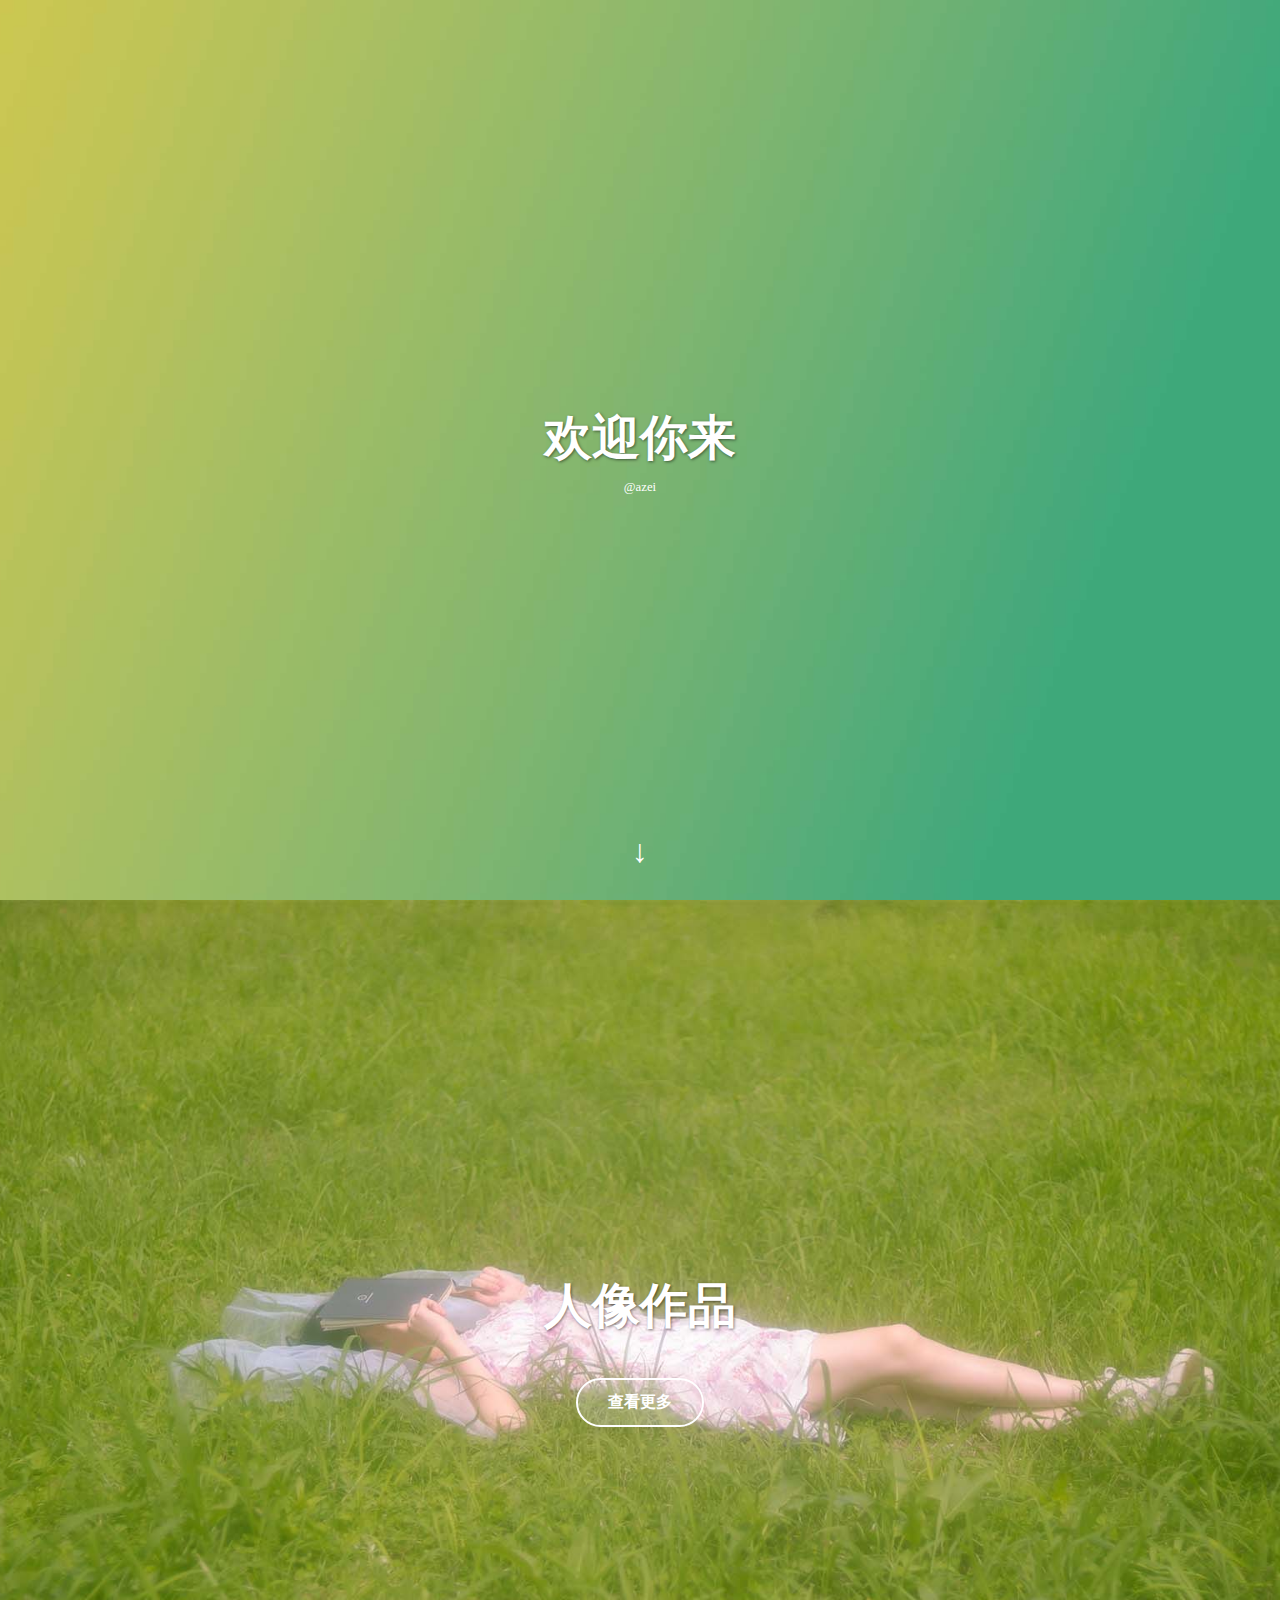
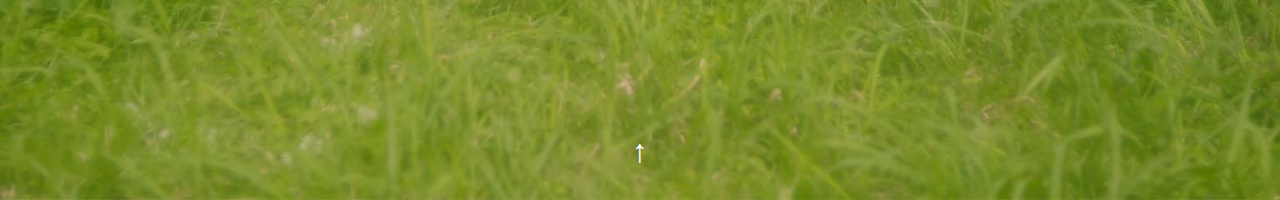
<file: index.html>
<!DOCTYPE html>
<html>
<head>
    <title>azei's portfolio</title>
    <meta charset="UTF-8">
    <meta name="viewport" content="width=device-width, initial-scale=1.0">
    <style>
        /* 全局样式 */
        * {
            margin: 0;
            padding: 0;
            box-sizing: border-box;
            scroll-behavior: smooth;
        }
        
        /* 全屏页面公共样式 */
        .page {
            height: 100vh;
            width: 100%;
            display: flex;
            flex-direction: column;
            justify-content: center;
            align-items: center;
            text-align: center;
            padding: 20px;
            position: relative;
        }

        /* 第一页 */
        #page1 {
            background: #222 url('images/bg.jpg') center/cover no-repeat;
            color: white;
        }
        
        #page1 h1 {
            color: #FFFFFF;
            font-size: 3em;
            margin-bottom: 10px;
            text-shadow: 1px 1px 3px rgba(0,0,0,0.5);
        }
        #page1 .subtitle {
            color: #FFFFFF;
            font-size: 0.8em;
            display: block;
            margin-top: 5px;
        }

        /* 第二页 */
        #page2 {
            background: #333 url('images/bg2.jpg') center/cover no-repeat;
            color: white;
        }
        #page2 h1 {
            color: #FFFFFF;
            font-size: 3em;
            margin-bottom: 10px;
            text-shadow: 1px 1px 3px rgba(0,0,0,0.5);
        }
        #page2 .subtitle {
            color: #FFFFFF;
            font-size: 0.8em;
            display: block;
            margin-top: 5px;
        }

        /* 导航箭头 */
        .down-arrow {
            position: absolute;
            bottom: 30px;
            font-size: 2em;
            color: inherit;
            animation: bounce 2s infinite;
            cursor: pointer;
            text-decoration: none;
        }
        @keyframes bounce {
            0%, 20%, 50%, 80%, 100% {transform: translateY(0);}
            40% {transform: translateY(-20px);}
            60% {transform: translateY(-10px);}
        }

        /* 跳转按钮 */
        .action-btn {
            display: inline-block;
            margin-top: 30px;
            padding: 12px 30px;
            background: rgba(255,255,255,0.2);
            color: white;
            text-decoration: none;
            border-radius: 30px;
            border: 2px solid white;
            font-weight: bold;
            transition: all 0.3s ease;
            cursor: pointer;
        }
        .action-btn:hover {
            background: rgba(255,255,255,0.3);
            transform: translateY(-3px);
        }
    </style>
</head>
<body>
    <!-- 第一页 -->
    <section id="page1" class="page">
        <header>
            <h1>欢迎你来</h1>
            <span class="subtitle">@azei</span>
        </header>
        <a href="#page2" class="down-arrow">↓</a>
    </section>

    <!-- 第二页 -->
    <section id="page2" class="page">
        <header>
            <h1>人像作品</h1>
        </header>
        <a href="portfolio1.html" class="action-btn">查看更多</a>
        <a href="#page1" class="down-arrow">↑</a>
    </section>
</body>
</html>
</file>
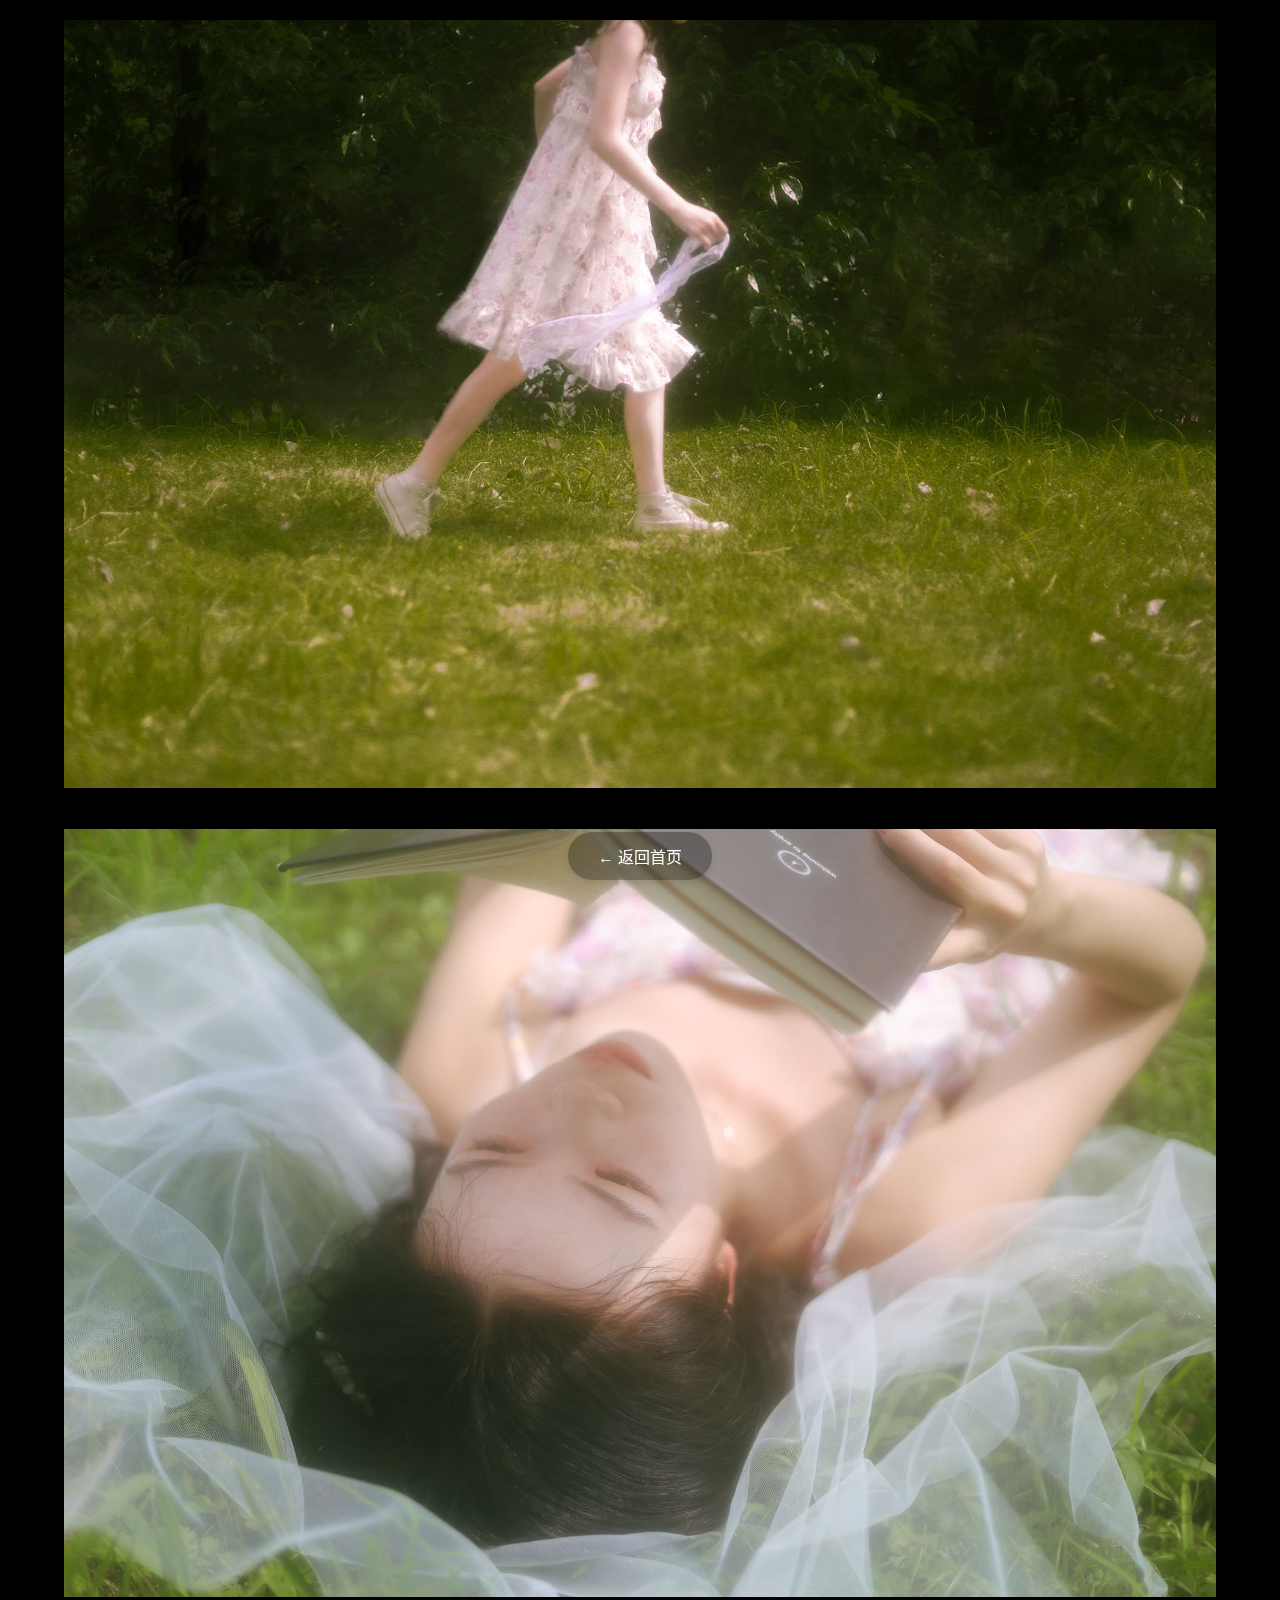
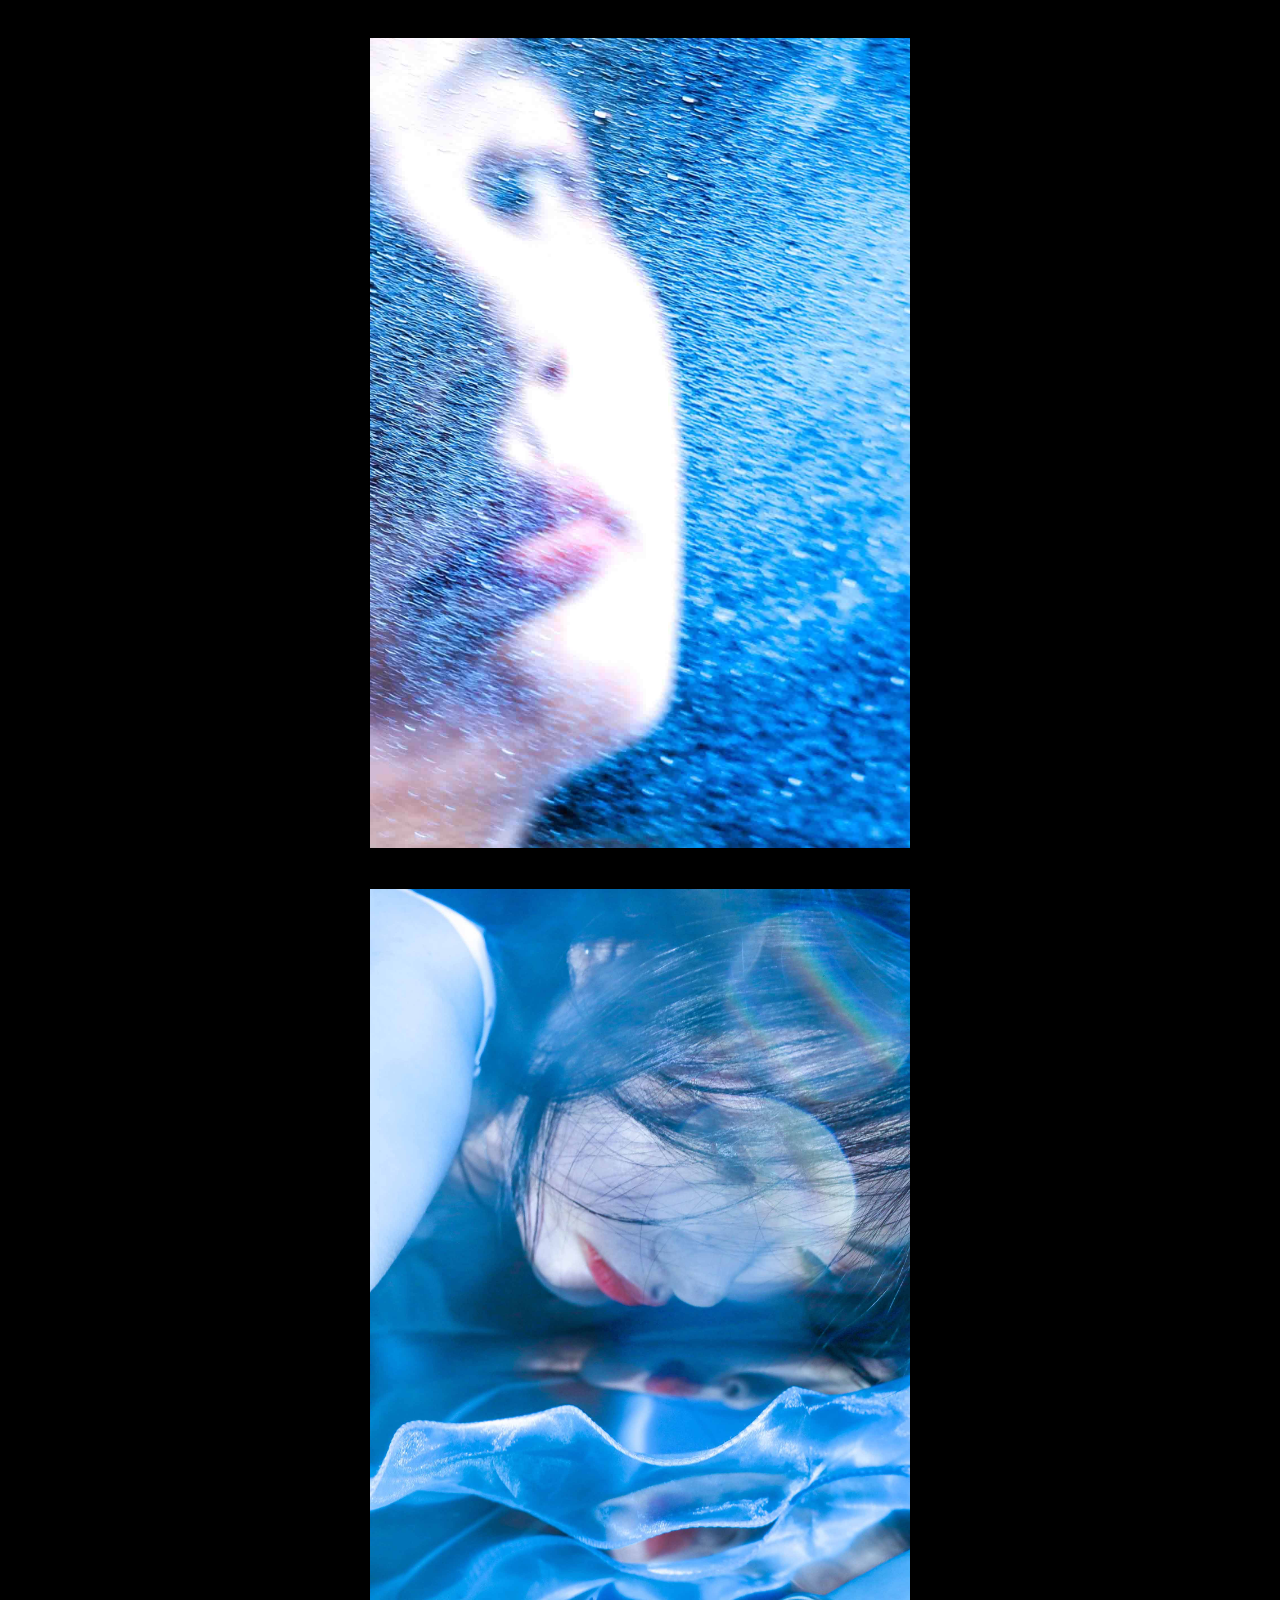
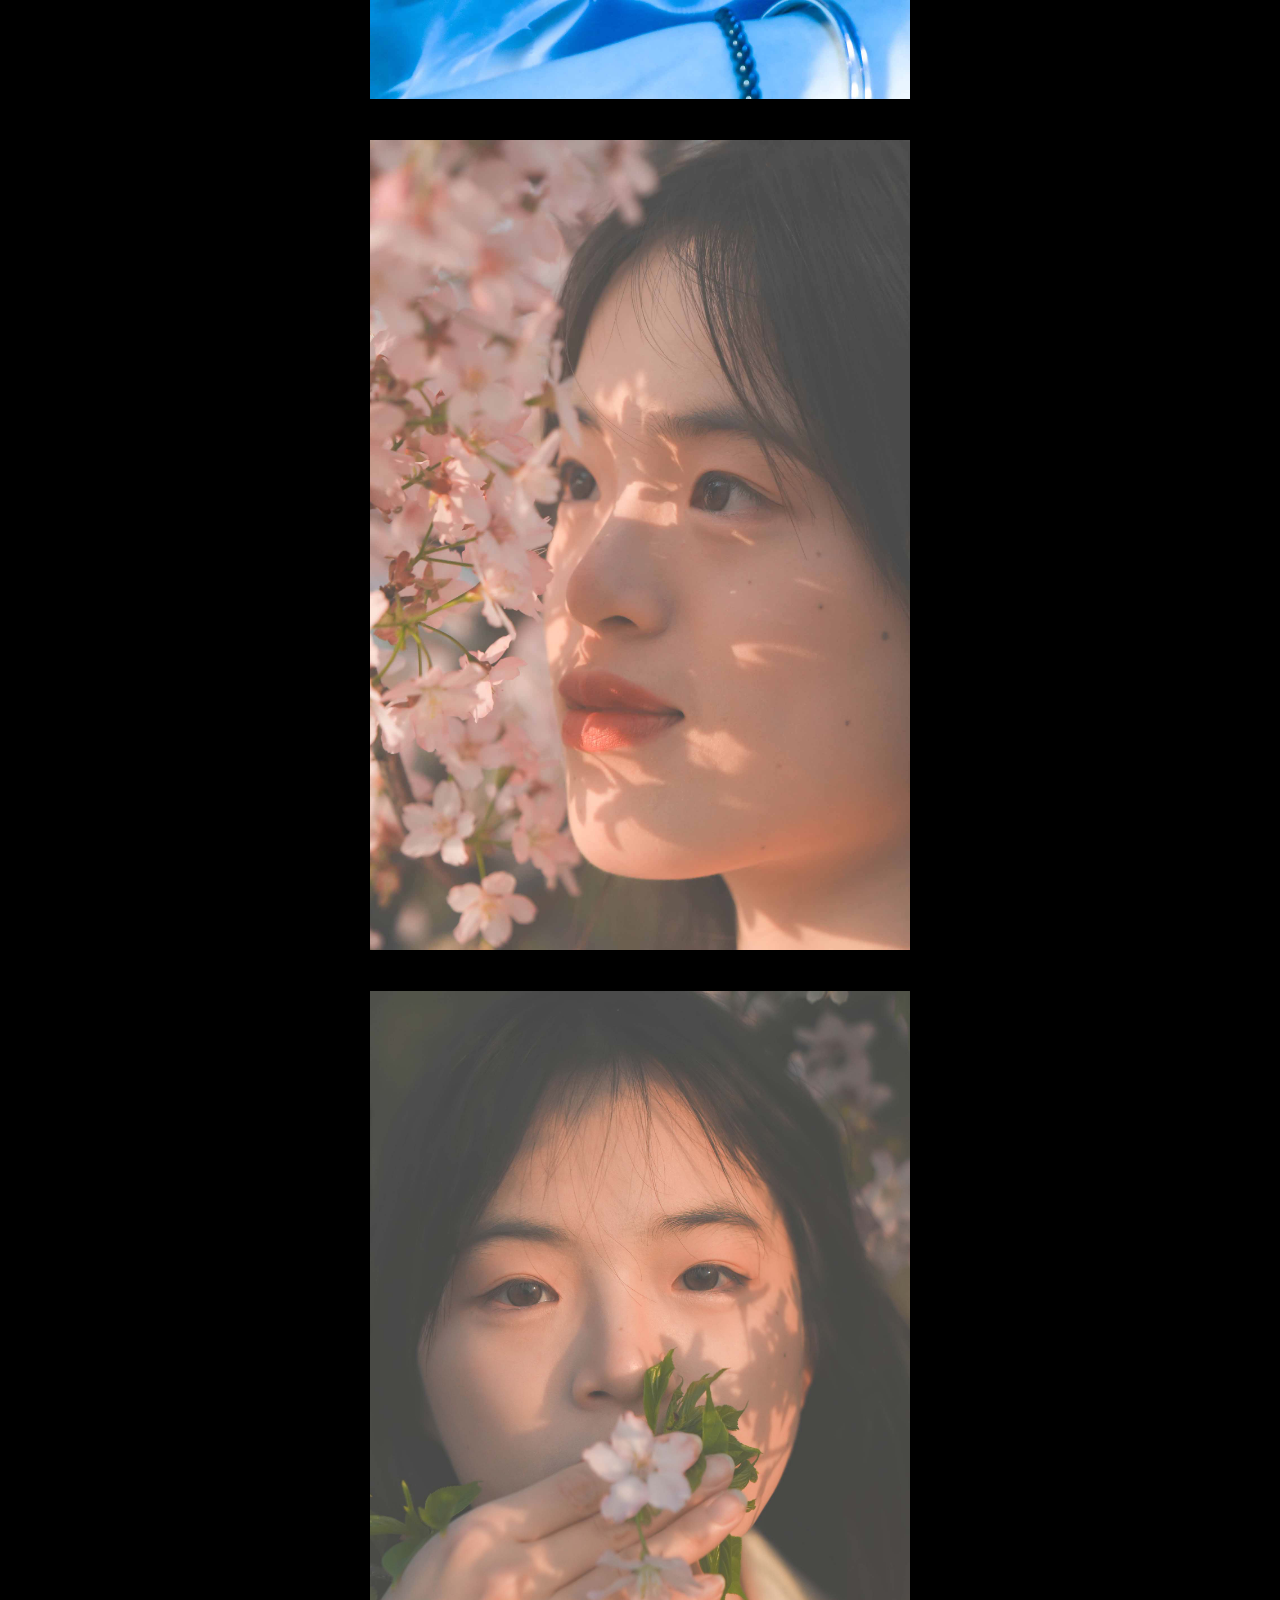
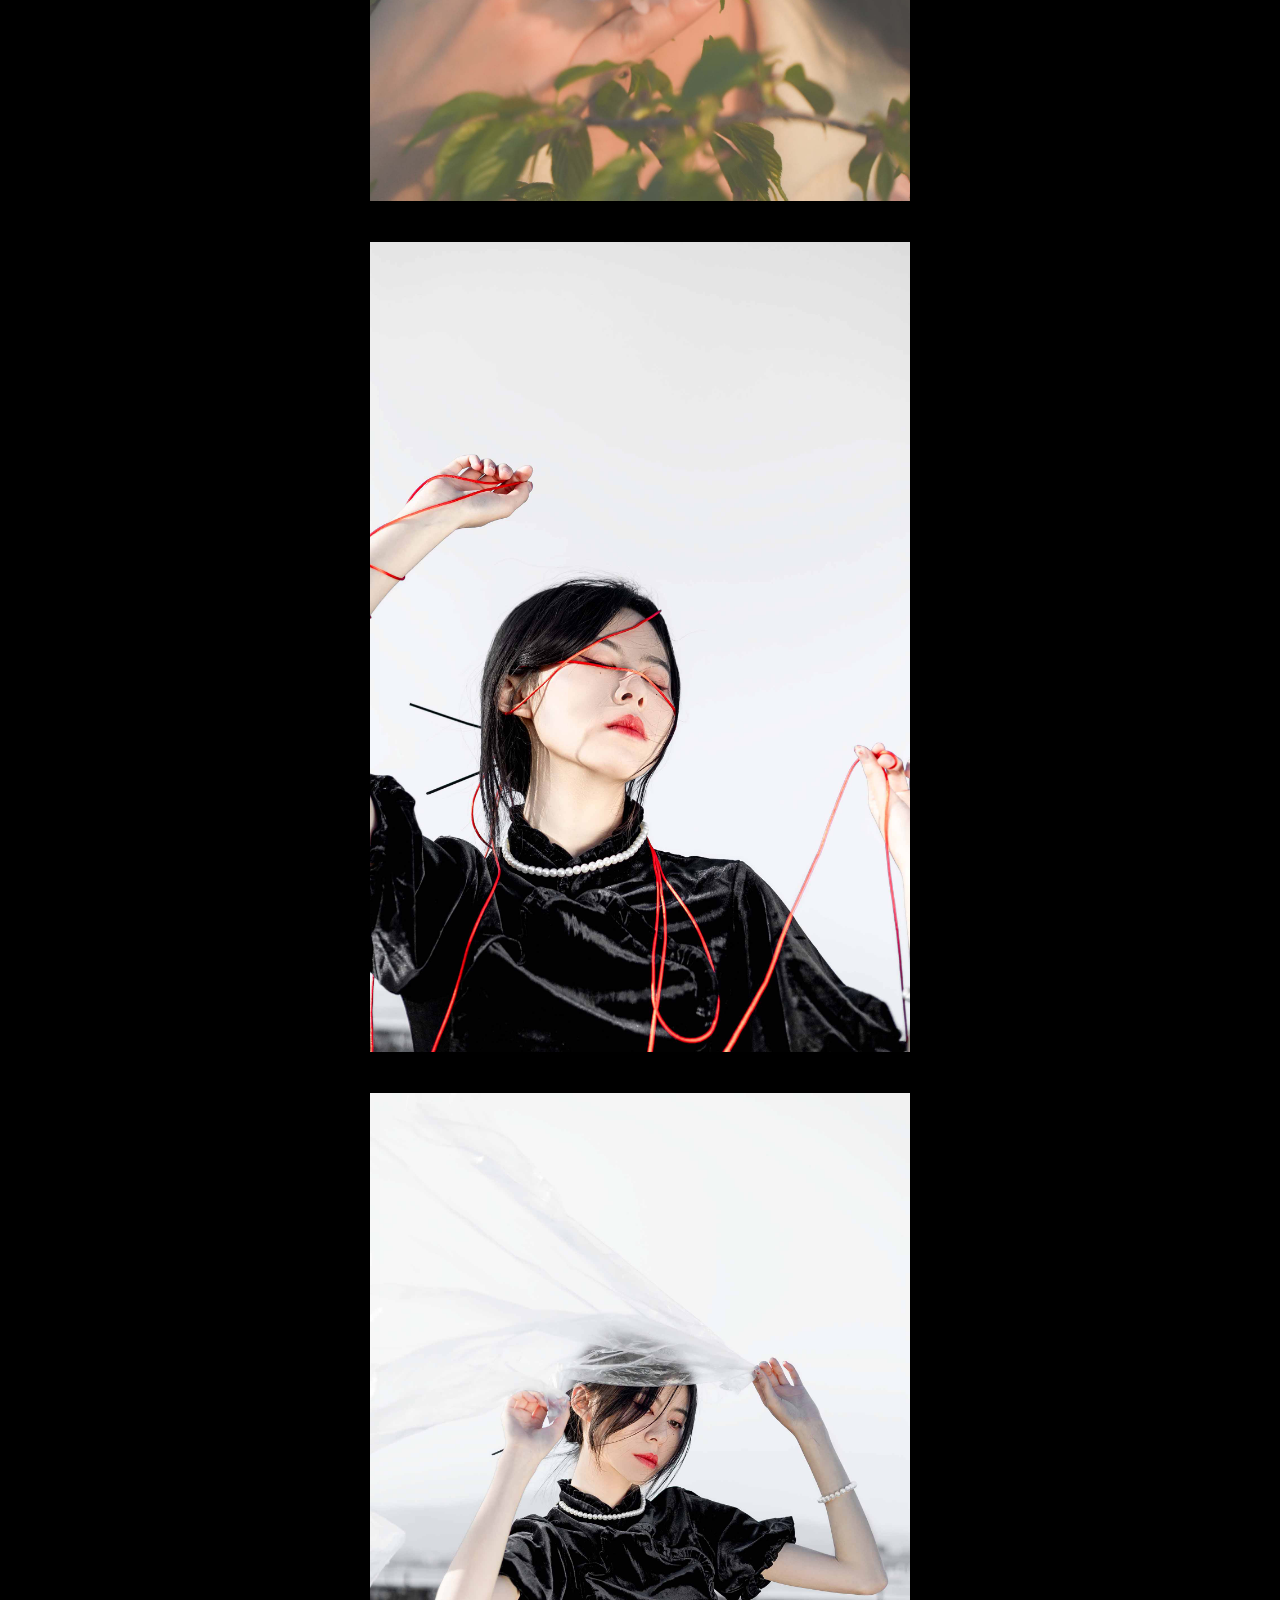
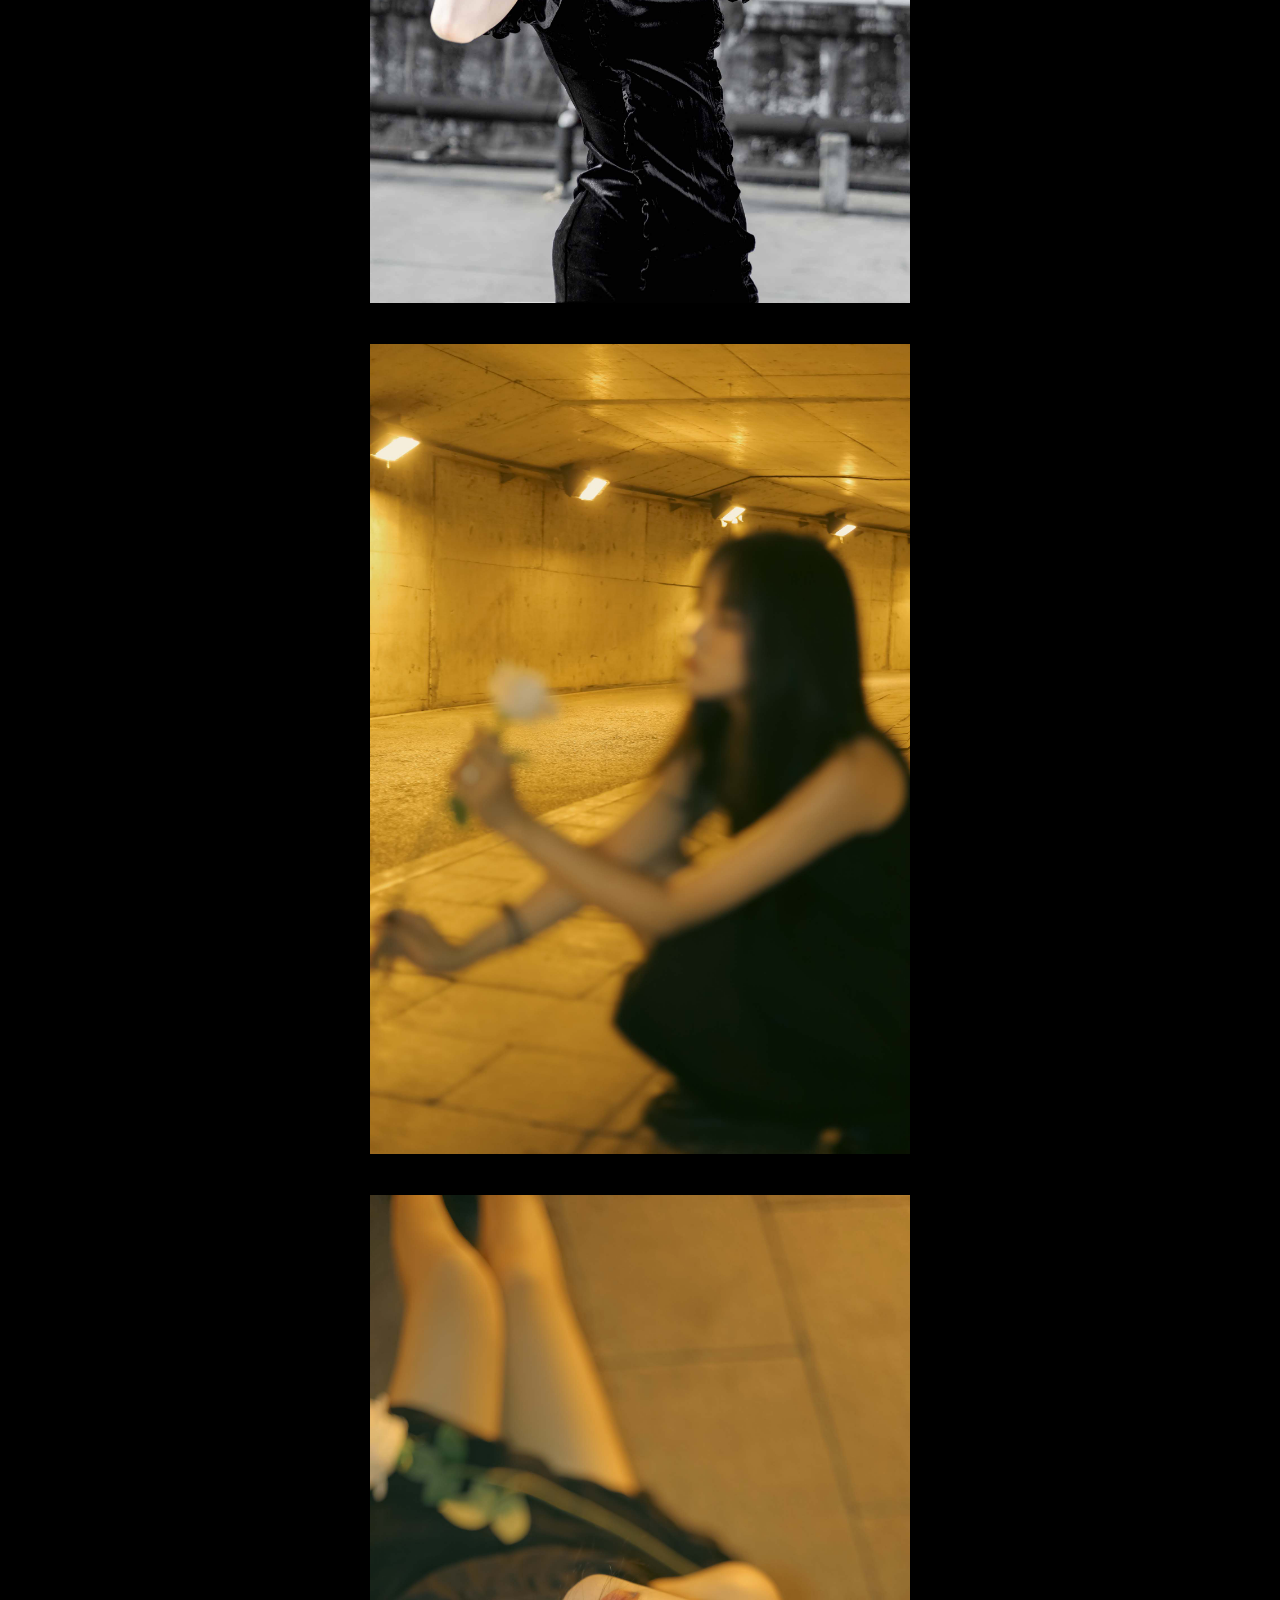
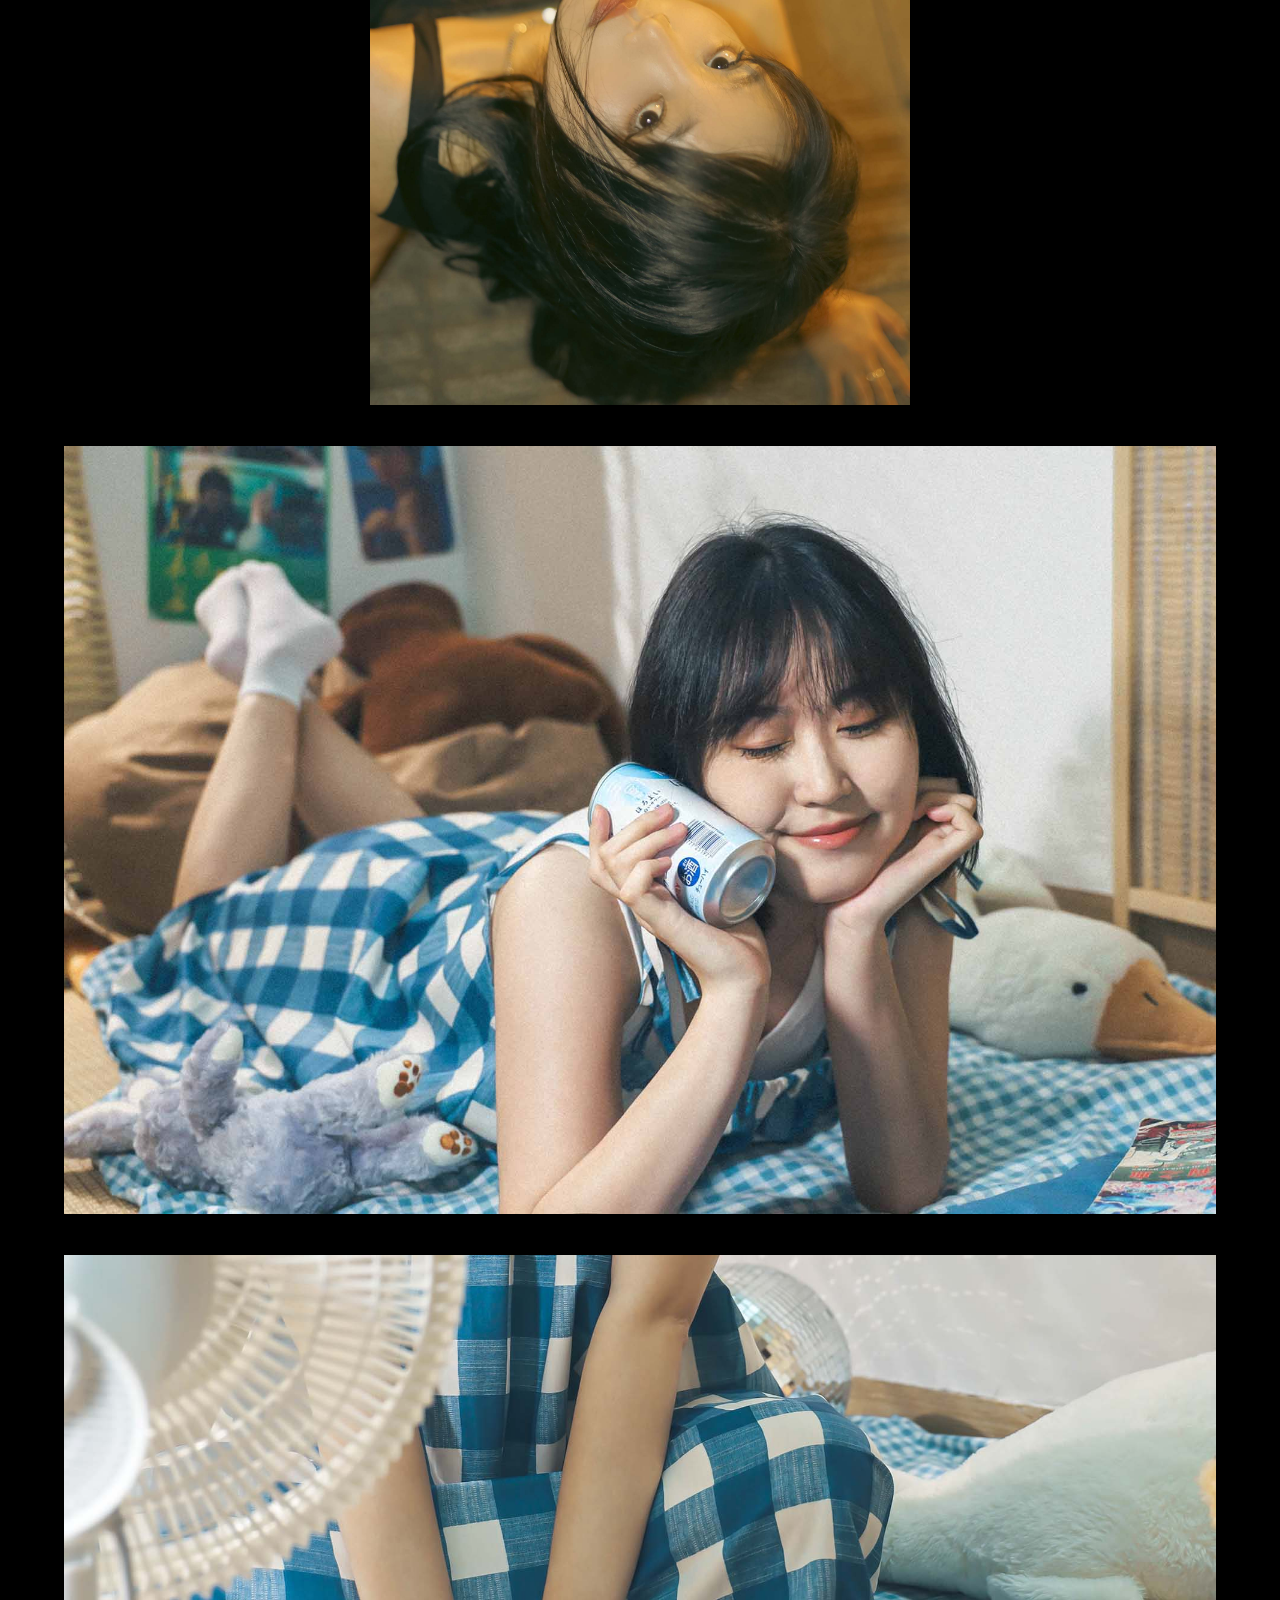
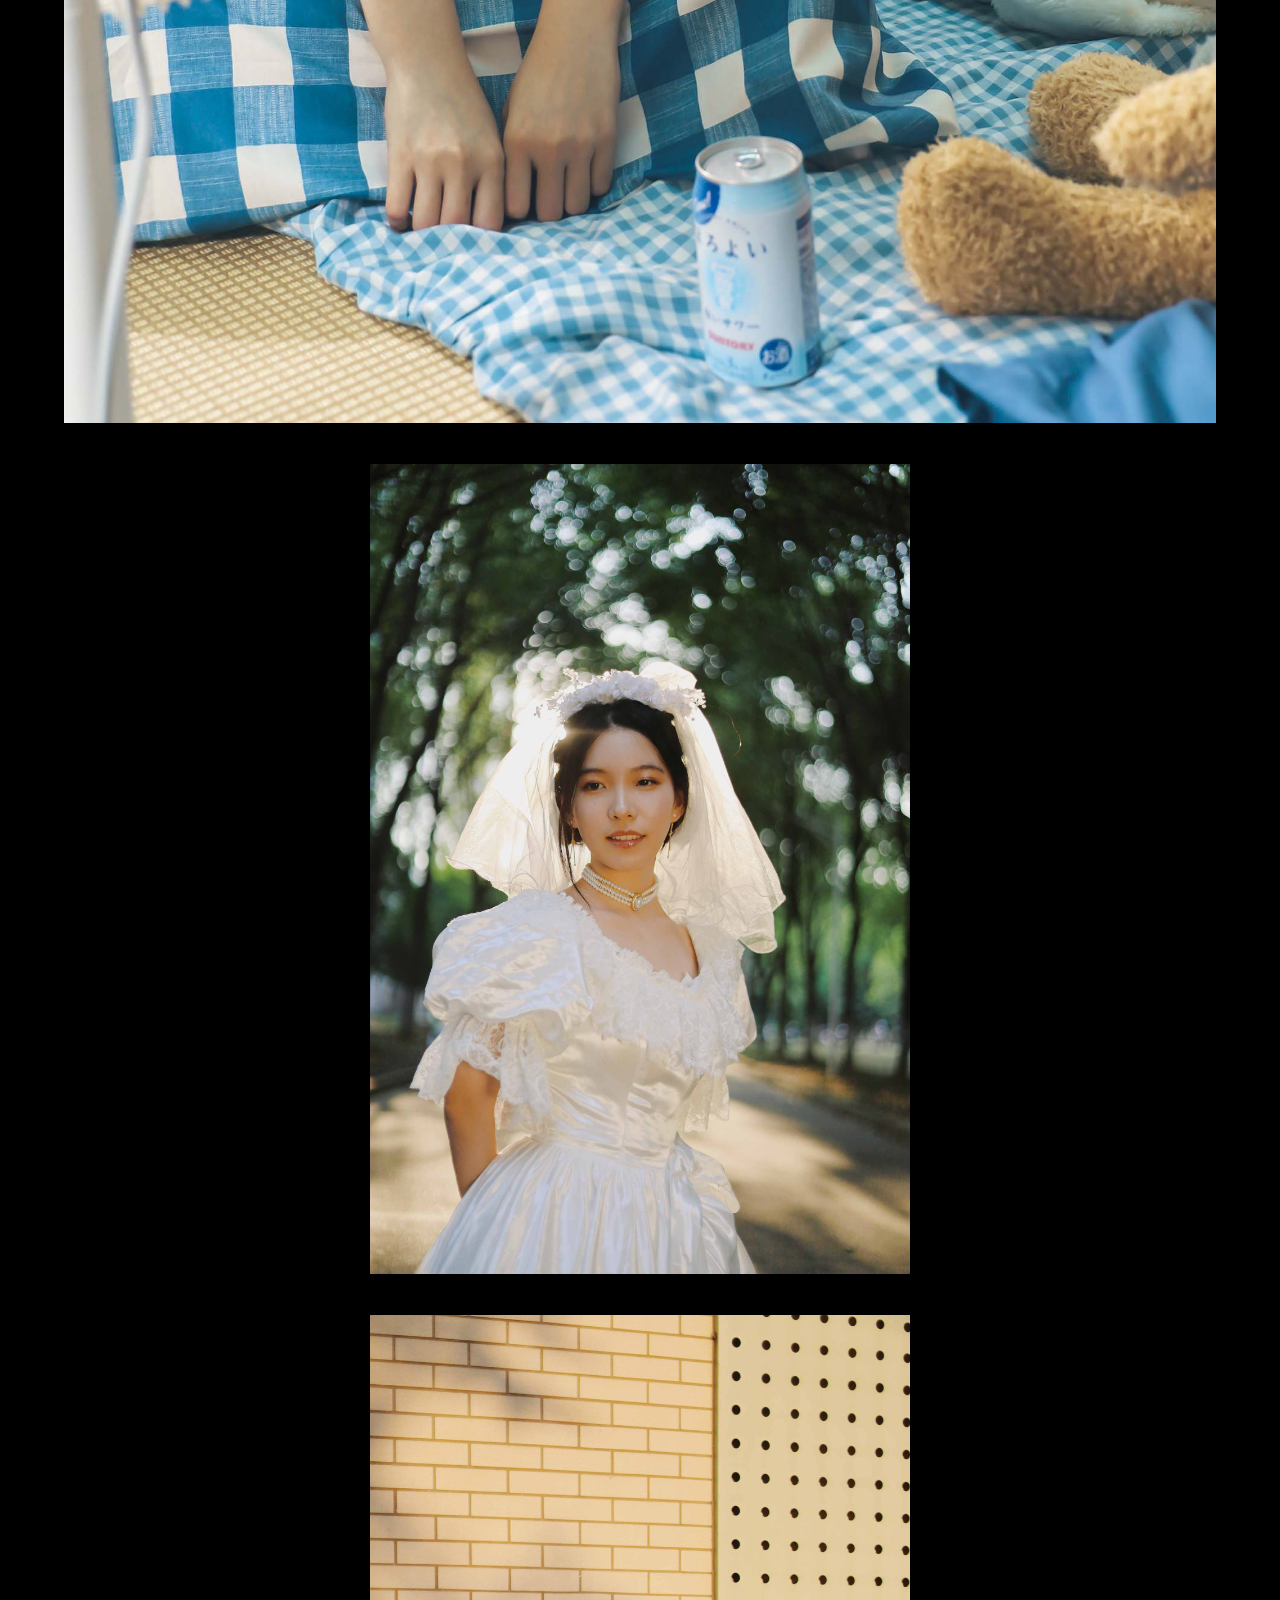
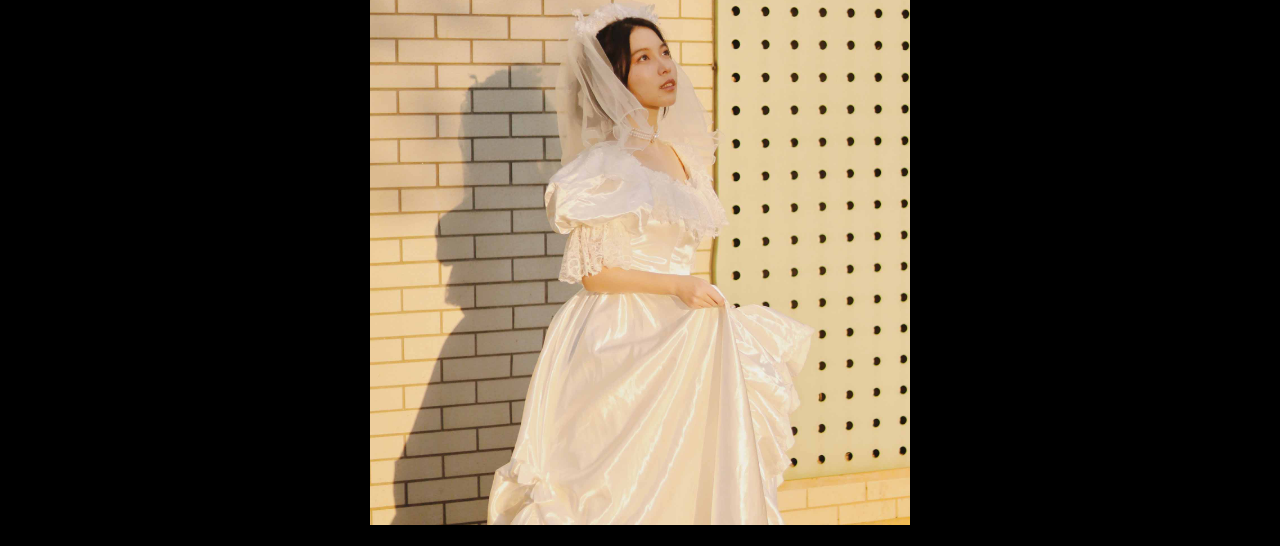
<file: portfolio1.html>
<!DOCTYPE html>
<html lang="zh-CN">
<head>
    <meta charset="UTF-8">
    <meta name="viewport" content="width=device-width, initial-scale=1.0">
    <title>人像作品-azei's portfolio</title>
    <style>
        body {
            background: #000; /* 将整个网页背景设为纯黑 */
            margin: 0;      
        }
        .back-btn {
            position: fixed;
            bottom: 20px;    /* 从顶部改为底部 */
            left: 50%;       /* 水平居中定位 */
            transform: translateX(-50%); /* 精确居中 */
            padding: 12px 30px;
            background: rgba(0, 0, 0, 0.3);  /* 修改为黑色半透明（原白色） */
            color: #fff;
            border-radius: 30px;
            text-decoration: none;
            z-index: 1000;    /* 提高层级确保在最前 */
            box-shadow: 0 3px 6px rgba(0,0,0,0.1); /* 新增投影 */
            transition: all 0.3s ease;
        }
        /* 悬停效果优化 */
        .back-btn:hover {
            background: rgba(0, 0, 0, 0.7);
            transform: translateX(-50%) scale(1.05);
        }

                /* ===== 核心样式 ===== */
        html {
            scroll-behavior: smooth;
        }
        .masonry-container {
            padding: 0;
            width: 100%;
            max-width: 1920px;       /* 限制最大宽度 */
            margin: 0 auto;
        }
        .masonry-item {
            box-sizing: border-box; /* 新增 */
            min-height: auto;       /* 移除100vh限制 */
            height: auto;          /* 高度自适应内容 */
            padding: 20px 0;       /* 添加垂直间距 */
            border-bottom: 1px solid #000;
            margin: 0 auto;
            max-width: 1920px;
            position: relative;
            overflow: hidden;
            transition: transform 0.3s cubic-bezier(0.4, 0, 0.2, 1);
        }
        .masonry-item img {
            width: 100%;
            height: auto;
            max-height: 100vh;     /* 限制最大高度 */
            object-fit: contain;
            display: block;
            margin: 0 auto;
            box-shadow: 0 10px 30px rgba(0,0,0,0.3); /* 添加投影增强层次 */
        }

        .masonry-item.visible {
            opacity: 1;
            transform: translateY(0);
        }
        
        /* ===== 响应式优化 ===== */
        @media (max-width: 1920px) {
            .masonry-item {
                width: 90%;        /* 增加边距 */
            }
            .masonry-item img {
                max-height: 90vh;  /* 留出呼吸空间 */
            }
        }

        @media (max-width: 768px) {
            .masonry-item {
                width: 95%;
                padding: 10px 0;   /* 缩小间距 */
            }
            .masonry-item img {
                max-height: 85vh;
            }
        }
        
    </style>
</head>
<body>
    <div class="scroll-progress"></div>
    <a href="index.html" class="back-btn">← 返回首页</a>
    
    <div class="masonry-container">
        <!-- 示例修改第一个项目，其他请按此格式补充 -->
        <div class="masonry-item">
            <img src="images/portfolio1/work1.jpg" 
                 alt="" 
                 loading="lazy"
            >
        </div>
        <div class="masonry-item">
            <img src="images/portfolio1/work2.jpg" 
                 alt="" 
                 loading="lazy"
            >
        </div>
        <div class="masonry-item">
            <img src="images/portfolio1/work3.jpg" 
                 alt=""
                 loading="lazy"
            >
        </div>
        <div class="masonry-item">
            <img src="images/portfolio1/work4.jpg" 
                 alt="" 
                 loading="lazy"
            >
        </div>
        <div class="masonry-item">
            <img src="images/portfolio1/work5.jpg" 
                 alt="" 
                 loading="lazy"
            >
        </div>
        <div class="masonry-item">
            <img src="images/portfolio1/work6.jpg" 
                 alt="" 
                 loading="lazy"
            >
        </div>
        <div class="masonry-item">
            <img src="images/portfolio1/work7.jpg" 
                 alt="" 
                 loading="lazy"
            >
        </div>
        <div class="masonry-item">
            <img src="images/portfolio1/work8.jpg" 
                 alt=""
                 loading="lazy"
            >
        </div>
        <div class="masonry-item">
            <img src="images/portfolio1/work9.jpg" 
                 alt=""
                 loading="lazy"
            >
        </div>
        <div class="masonry-item">
            <img src="images/portfolio1/work10.jpg" 
                 alt=""
                 loading="lazy"
            >
        </div>
        <div class="masonry-item">
            <img src="images/portfolio1/work11.jpg" 
                 alt=""
                 loading="lazy"
            >
        </div>
        <div class="masonry-item">
            <img src="images/portfolio1/work12.jpg" 
                 alt="" 
                 loading="lazy"
            >
        </div>
        <div class="masonry-item">
            <img src="images/portfolio1/work13.jpg" 
                 alt="" 
                 loading="lazy"
            >
        </div>
        <div class="masonry-item">
            <img src="images/portfolio1/work14.jpg" 
                 alt=""  
                 loading="lazy"
            >
        </div>

    </div>
    <script>
        // 调试代码：在控制台输出图片加载状态
        document.querySelectorAll('img').forEach(img => {
            img.onload = () => console.log(`Loaded: ${img.src}`);
            img.onerror = () => console.error(`Error: ${img.src}`);
        });
        // 滚动进度条
        window.addEventListener('scroll', () => {
            const progress = document.querySelector('.scroll-progress');
            const totalHeight = document.documentElement.scrollHeight - window.innerHeight;
            progress.style.width = `${(window.scrollY / totalHeight) * 100}%`;
        });

    </script>
</body>
</html>
</file>
